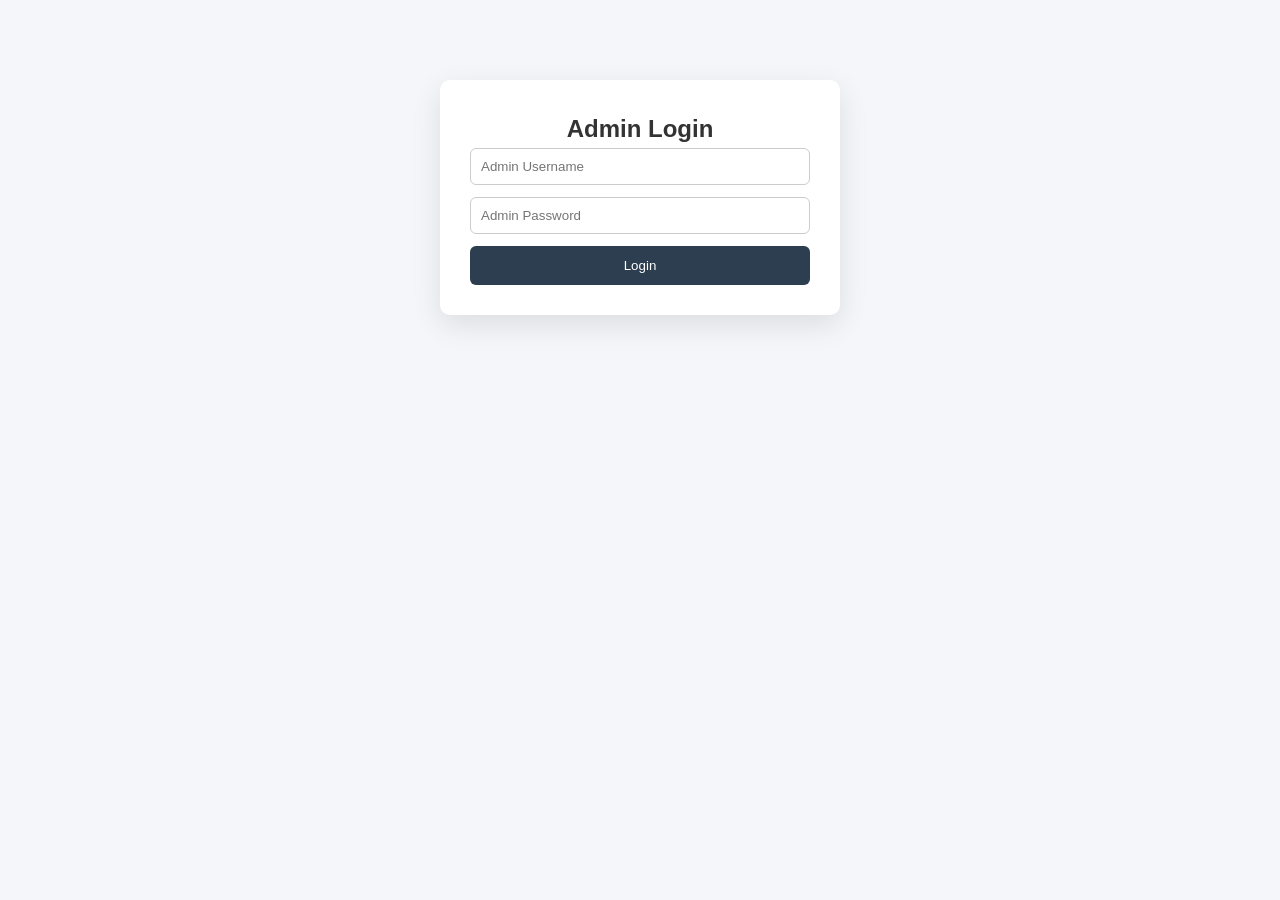
<file: admin.html>
<!DOCTYPE html>
<html lang="en">
<head>
    <meta charset="UTF-8">
    <title>Admin Panel - Mahila Mahila Mahila Engineering College Ajmer</title>
    <meta name="viewport" content="width=device-width, initial-scale=1.0">

    <link rel="stylesheet" href="styles.css">

    <style>
        body { font-family: Arial, sans-serif; background: #f4f6f9; }

        .login-box {
            max-width: 400px;
            margin: 80px auto;
            background: white;
            padding: 30px;
            border-radius: 10px;
            box-shadow: 0 10px 30px rgba(0,0,0,0.1);
            text-align: center;
        }

        input, select, textarea {
            width: 100%;
            padding: 10px;
            margin-bottom: 12px;
            border: 1px solid #ccc;
            border-radius: 6px;
        }

        button {
            width: 100%;
            padding: 12px;
            background: #2c3e50;
            color: white;
            border: none;
            border-radius: 6px;
            cursor: pointer;
        }

        .admin-panel {
            display: none;
            padding: 30px;
        }

        table {
            width: 100%;
            border-collapse: collapse;
            background: #fff;
        }

        th, td {
            padding: 12px;
            border: 1px solid #ddd;
        }

        th {
            background-color: #2c3e50;
            color: white;
        }

        .modal { display: none; position: fixed; inset: 0; background: rgba(0,0,0,0.5); }

        .modal-content {
            background: white;
            width: 400px;
            margin: 80px auto;
            padding: 20px;
            border-radius: 10px;
        }
    </style>
</head>
<body>

<!-- ✅ ADMIN LOGIN -->
<div class="login-box" id="adminLoginBox">
    <h2>Admin Login</h2>
    <input type="text" id="adminUsername" placeholder="Admin Username">
    <input type="password" id="adminPassword" placeholder="Admin Password">
    <button onclick="adminLogin()">Login</button>
</div>

<!-- ✅ ADMIN PANEL (Hidden until login) -->
<div class="admin-panel" id="adminPanel">
    <h1>Admin Dashboard</h1>
    <button onclick="logoutAdmin()">Logout</button>
    <br><br>

    <button onclick="openModal()">➕ Add New Event</button>

    <h2>Event List</h2>
    <table>
        <thead>
            <tr>
                <th>Event Name</th>
                <th>Date</th>
                <th>Category</th>
                <th>Location</th>
                <th>Time</th>
                <th>Description</th>
            </tr>
        </thead>
        <tbody id="eventsTableBody"></tbody>
    </table>
</div>

<!-- ✅ ADD EVENT MODAL -->
<div class="modal" id="eventModal">
    <div class="modal-content">
        <h3>Add New Event</h3>
        <input type="text" id="eventName" placeholder="Event Name">
        <input type="date" id="eventDate">
        <select id="eventCategory">
            <option>Technical</option>
            <option>Cultural</option>
            <option>Sports</option>
            <option>Workshop</option>
        </select>
        <input type="text" id="eventLocation" placeholder="Event Location">
        <input type="text" id="eventTime" placeholder="Time">
        <textarea id="eventDescription" placeholder="Event Description"></textarea>

        <button onclick="saveEvent()">Save Event</button>
        <button onclick="closeModal()">Close</button>
    </div>
</div>

<script>
/* ✅ FIXED ADMIN CREDENTIALS */
const ADMIN_USER = "admin";
const ADMIN_PASS = "admin123";

function adminLogin() {
    const user = document.getElementById("adminUsername").value;
    const pass = document.getElementById("adminPassword").value;

    if (user === ADMIN_USER && pass === ADMIN_PASS) {
        localStorage.setItem("adminLoggedIn", "true");
        showAdminPanel();
    } else {
        alert("Invalid Admin Credentials!");
    }
}

function showAdminPanel() {
    document.getElementById("adminLoginBox").style.display = "none";
    document.getElementById("adminPanel").style.display = "block";
    loadEvents();
}

function logoutAdmin() {
    localStorage.removeItem("adminLoggedIn");
    updateUI();
}

// ✅ Auto check login
if (localStorage.getItem("adminLoggedIn") === "true") {
    showAdminPanel();
}

// ✅ Modal Controls
function openModal() {
    document.getElementById("eventModal").style.display = "block";
}

function closeModal() {
    document.getElementById("eventModal").style.display = "none";
}

/* ✅ SAVE EVENT */
function saveEvent() {
    const event = {
        name: document.getElementById("eventName").value,
        date: document.getElementById("eventDate").value,
        category: document.getElementById("eventCategory").value,
        location: document.getElementById("eventLocation").value,
        time: document.getElementById("eventTime").value,
        description: document.getElementById("eventDescription").value
    };

    if (!event.name || !event.date) {
        alert("Please fill required fields");
        return;
    }

    let events = JSON.parse(localStorage.getItem("events")) || [];
    events.push(event);
    localStorage.setItem("events", JSON.stringify(events));

    closeModal();
    loadEvents();
}

function loadEvents() {
    const tbody = document.getElementById("eventsTableBody");
    tbody.innerHTML = "";

    let events = JSON.parse(localStorage.getItem("events")) || [];

    events.forEach(event => {
        let row = `<tr>
            <td>${event.name}</td>
            <td>${event.date}</td>
            <td>${event.category}</td>
            <td>${event.location}</td>
            <td>${event.time}</td>
            <td>${event.description}</td>
        </tr>`;
        tbody.innerHTML += row;
    });
}
</script>

</body>
</html>
</file>
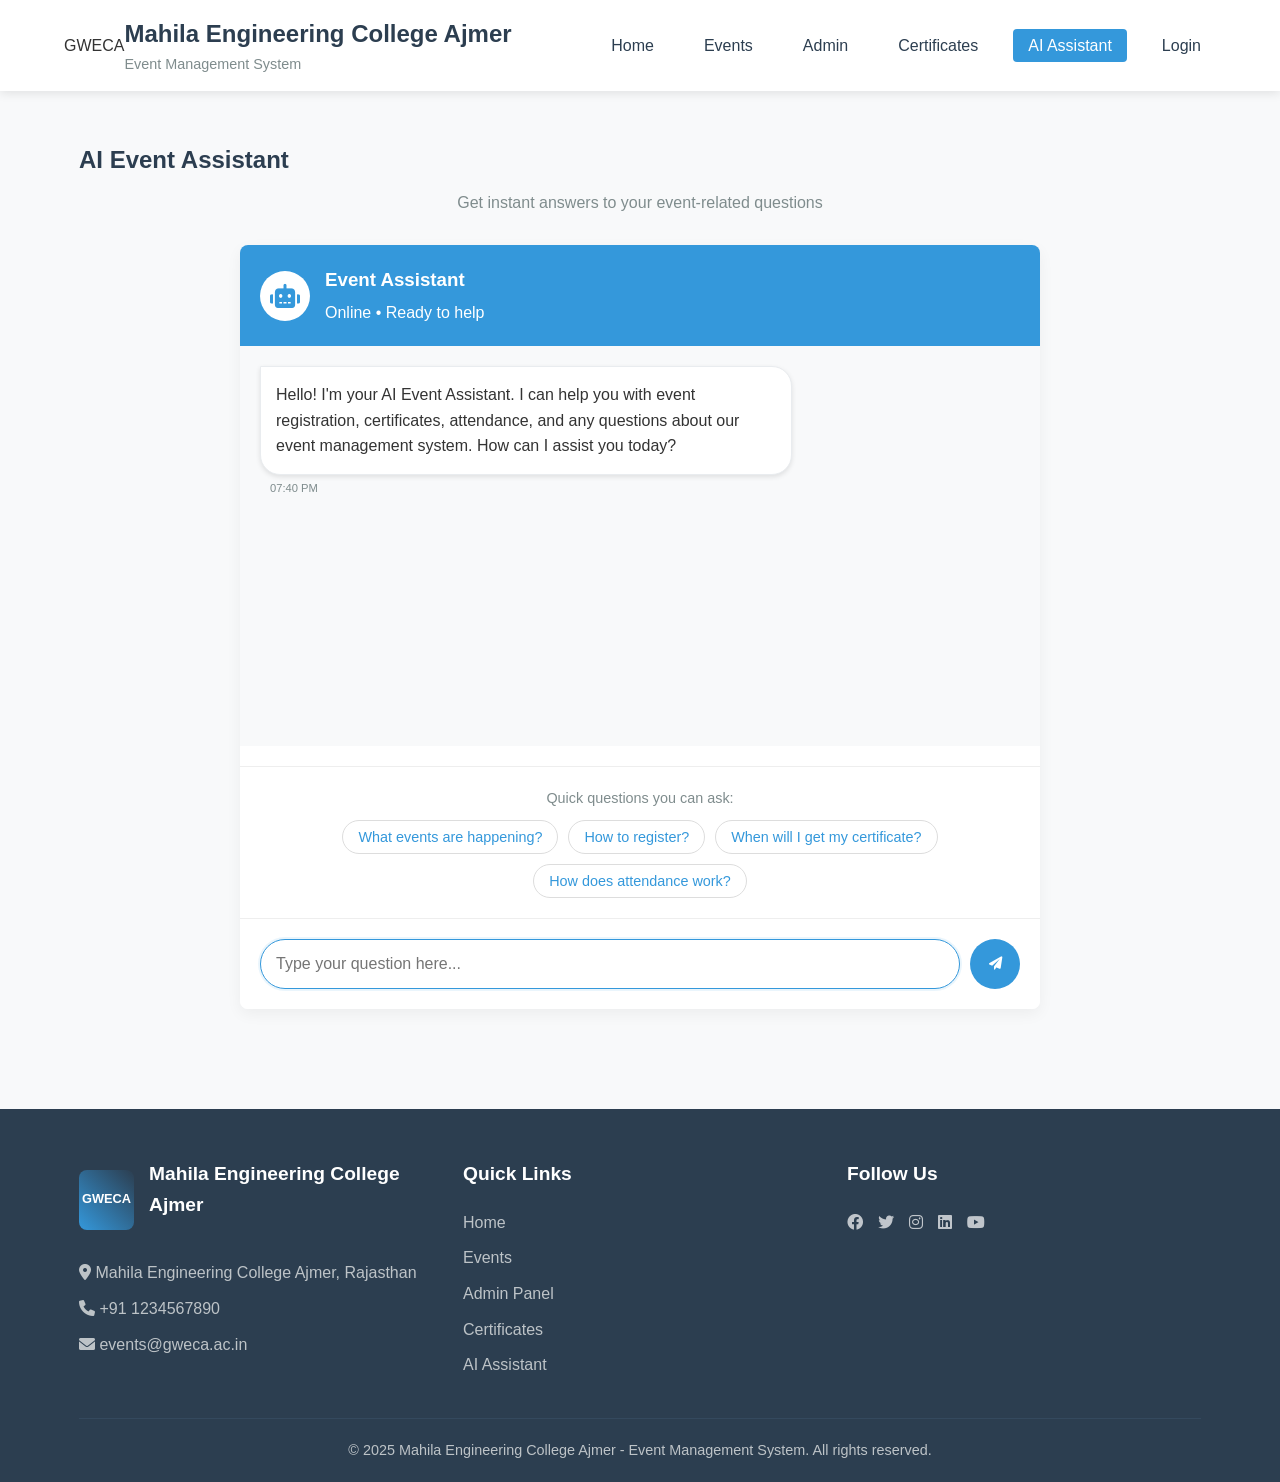
<file: chatbot.html>
<!DOCTYPE html>
<html lang="en">
<head>
    <meta charset="UTF-8">
    <meta name="viewport" content="width=device-width, initial-scale=1.0">
    <title>AI Assistant - College Event Management System</title>
    <link rel="stylesheet" href="styles.css">
    <link href="https://cdnjs.cloudflare.com/ajax/libs/font-awesome/6.0.0/css/all.min.css" rel="stylesheet">
    <style>
        /* Chatbot Specific Styles */
        .chatbot-messages {
            height: 400px;
            padding: 20px;
            overflow-y: auto;
            background-color: #f8f9fa;
            border-radius: 0;
        }

        .message {
            margin-bottom: 20px;
            display: flex;
            flex-direction: column;
            animation: messageSlide 0.3s ease;
        }

        @keyframes messageSlide {
            from {
                opacity: 0;
                transform: translateY(10px);
            }
            to {
                opacity: 1;
                transform: translateY(0);
            }
        }

        .bot-message {
            align-items: flex-start;
        }

        .user-message {
            align-items: flex-end;
        }

        .message-content {
            max-width: 70%;
            padding: 15px;
            border-radius: 20px;
            position: relative;
            box-shadow: 0 2px 5px rgba(0, 0, 0, 0.1);
        }

        .bot-message .message-content {
            background-color: white;
            border-top-left-radius: 0;
            border: 1px solid #e9ecef;
        }

        .user-message .message-content {
            background: linear-gradient(135deg, #3498db, #2980b9);
            color: white;
            border-top-right-radius: 0;
        }

        .message-time {
            font-size: 0.7rem;
            color: #7f8c8d;
            margin-top: 5px;
            padding: 0 10px;
        }

        .quick-questions {
            margin-top: 20px;
            padding: 20px;
            background-color: white;
            border-top: 1px solid #eee;
        }

        .quick-questions p {
            margin-bottom: 10px;
            font-size: 0.9rem;
            color: #7f8c8d;
            text-align: center;
        }

        .quick-buttons {
            display: flex;
            flex-wrap: wrap;
            gap: 10px;
            justify-content: center;
        }

        .quick-btn {
            padding: 8px 15px;
            background-color: white;
            border: 1px solid #ddd;
            border-radius: 20px;
            cursor: pointer;
            font-size: 0.9rem;
            transition: all 0.3s ease;
            color: #3498db;
        }

        .quick-btn:hover {
            background-color: #3498db;
            color: white;
            border-color: #3498db;
            transform: translateY(-2px);
        }

        .chatbot-input {
            display: flex;
            padding: 20px;
            border-top: 1px solid #eee;
            background-color: white;
        }

        .chatbot-input input {
            flex: 1;
            padding: 12px 15px;
            border: 1px solid #ddd;
            border-radius: 30px;
            font-size: 1rem;
            outline: none;
            transition: border-color 0.3s ease;
        }

        .chatbot-input input:focus {
            border-color: #3498db;
            box-shadow: 0 0 0 2px rgba(52, 152, 219, 0.1);
        }

        .chatbot-input button {
            margin-left: 10px;
            width: 50px;
            height: 50px;
            border-radius: 50%;
            display: flex;
            align-items: center;
            justify-content: center;
            transition: all 0.3s ease;
        }

        .chatbot-input button:hover {
            transform: scale(1.05);
        }

        /* Scrollbar styling */
        .chatbot-messages::-webkit-scrollbar {
            width: 6px;
        }

        .chatbot-messages::-webkit-scrollbar-track {
            background: #f1f1f1;
            border-radius: 3px;
        }

        .chatbot-messages::-webkit-scrollbar-thumb {
            background: #c1c1c1;
            border-radius: 3px;
        }

        .chatbot-messages::-webkit-scrollbar-thumb:hover {
            background: #a8a8a8;
        }

        /* Responsive design */
        @media (max-width: 768px) {
            .chatbot-messages {
                height: 350px;
                padding: 15px;
            }
            
            .message-content {
                max-width: 85%;
            }
            
            .quick-buttons {
                flex-direction: column;
            }
            
            .quick-btn {
                text-align: center;
            }
            
            .chatbot-input {
                padding: 15px;
            }
        }

        @media (max-width: 480px) {
            .chatbot-messages {
                height: 300px;
            }
            
            .message-content {
                max-width: 90%;
                padding: 12px;
            }
            
            .chatbot-input input {
                padding: 10px 12px;
            }
            
            .chatbot-input button {
                width: 45px;
                height: 45px;
            }
        }

        .typing-indicator {
            display: flex;
            align-items: center;
            padding: 10px 15px;
        }

        .typing-dots {
            display: flex;
            gap: 4px;
        }

        .typing-dot {
            width: 8px;
            height: 8px;
            background-color: #7f8c8d;
            border-radius: 50%;
            animation: typingAnimation 1.4s infinite ease-in-out;
        }

        .typing-dot:nth-child(1) { animation-delay: -0.32s; }
        .typing-dot:nth-child(2) { animation-delay: -0.16s; }

        @keyframes typingAnimation {
            0%, 80%, 100% { transform: scale(0.8); opacity: 0.5; }
            40% { transform: scale(1); opacity: 1; }
        }
    </style>
</head>
<body>
    <!-- Header -->
    <header>
        <div class="container">
            <div class="logo">
                <div class="https://www.gweca.ac.in/assets/latest_logo-CERg6eCh.png">GWECA</div>
                <div>
                    <h1>Mahila Engineering College Ajmer</h1>
                    <p>Event Management System</p>
                </div>
            </div>
            <nav>
                <ul>
                    <li><a href="index.html">Home</a></li>
                    <li><a href="events.html">Events</a></li>
                    <li><a href="admin.html">Admin</a></li>
                    <li><a href="certificate.html">Certificates</a></li>
                    <li><a href="chatbot.html" class="active">AI Assistant</a></li>
                    <li><a href="login page.html">Login</a></li>
                </ul>
            </nav>
        </div>
    </header>

    <!-- AI Assistant Section -->
    <section class="chatbot-page">
        <div class="container">
            <h1>AI Event Assistant</h1>
            <p class="subtitle">Get instant answers to your event-related questions</p>
            
            <div class="chatbot-container">
                <div class="chatbot-header">
                    <div class="chatbot-avatar">
                        <i class="fas fa-robot"></i>
                    </div>
                    <div class="chatbot-info">
                        <h3>Event Assistant</h3>
                        <p id="botStatus">Online • Ready to help</p>
                    </div>
                </div>
                
                <div class="chatbot-messages" id="chatMessages">
                    <div class="message bot-message">
                        <div class="message-content">
                            <p>Hello! I'm your AI Event Assistant. I can help you with event registration, certificates, attendance, and any questions about our event management system. How can I assist you today?</p>
                        </div>
                        <div class="message-time" id="initialTime">Just now</div>
                    </div>
                </div>
                
                <div class="quick-questions">
                    <p>Quick questions you can ask:</p>
                    <div class="quick-buttons">
                        <button class="quick-btn" data-question="events">What events are happening?</button>
                        <button class="quick-btn" data-question="register">How to register?</button>
                        <button class="quick-btn" data-question="certificate">When will I get my certificate?</button>
                        <button class="quick-btn" data-question="attendance">How does attendance work?</button>
                    </div>
                </div>
                
                <div class="chatbot-input">
                    <input type="text" id="userInput" placeholder="Type your question here...">
                    <button id="sendMessage" class="btn primary">
                        <i class="fas fa-paper-plane"></i>
                    </button>
                </div>
            </div>

            </div>
        </div>
    </section>

    <!-- Footer -->
    <footer>
        <div class="container">
            <div class="footer-content">
                <div class="footer-section">
                    <div class="footer-logo">
                        <div class="logo-placeholder placeholder-small">GWECA</div>
                        <h3>Mahila Engineering College Ajmer</h3>
                    </div>
                    <p><i class="fas fa-map-marker-alt"></i> Mahila Engineering College Ajmer, Rajasthan</p>
                    <p><i class="fas fa-phone"></i> +91 1234567890</p>
                    <p><i class="fas fa-envelope"></i> events@gweca.ac.in</p>
                </div>
                <div class="footer-section">
                    <h3>Quick Links</h3>
                    <ul>
                        <li><a href="index.html">Home</a></li>
                        <li><a href="events.html">Events</a></li>
                        <li><a href="admin.html">Admin Panel</a></li>
                        <li><a href="certificate.html">Certificates</a></li>
                        <li><a href="chatbot.html">AI Assistant</a></li>
                    </ul>
                </div>
                <div class="footer-section">
                    <h3>Follow Us</h3>
                    <div class="social-icons">
                        <span class="icon-btn" style="cursor:default;opacity:0.7;"><i class="fab fa-facebook"></i></span>
                        <span class="icon-btn" style="cursor:default;opacity:0.7;"><i class="fab fa-twitter"></i></span>
                        <span class="icon-btn" style="cursor:default;opacity:0.7;"><i class="fab fa-instagram"></i></span>
                        <span class="icon-btn" style="cursor:default;opacity:0.7;"><i class="fab fa-linkedin"></i></span>
                        <span class="icon-btn" style="cursor:default;opacity:0.7;"><i class="fab fa-youtube"></i></span>
                    </div>
                </div>
            </div>
            <div class="footer-bottom">
                <p>&copy; 2025 Mahila Engineering College Ajmer - Event Management System. All rights reserved.</p>
            </div>
        </div>
    </footer>

    <script>
        // Chatbot functionality
        document.addEventListener('DOMContentLoaded', function() {
            console.log('Chatbot page loaded');
            initializeChatbot();
        });

        function initializeChatbot() {
            console.log('Initializing chatbot...');
            
            var chatMessages = document.getElementById('chatMessages');
            var userInput = document.getElementById('userInput');
            var sendMessageBtn = document.getElementById('sendMessage');
            var quickBtns = document.querySelectorAll('.quick-btn');
            var botStatus = document.getElementById('botStatus');
            
            // Update initial message time
            var initialTime = document.getElementById('initialTime');
            if (initialTime) {
                initialTime.textContent = getCurrentTime();
            }

            // Chatbot knowledge base
            var botKnowledge = {
                'greeting': {
                    patterns: ['hello', 'hi', 'hey', 'good morning', 'good afternoon'],
                    responses: [
                        'Hello! How can I help you with college events today?',
                        'Hi there! Ready to assist you with event management.',
                        'Hey! What would you like to know about our events?'
                    ]
                },
                'events': {
                    patterns: ['events', 'what events', 'upcoming events', 'current events'],
                    responses: [
                        'We have several exciting events coming up:\n\n• Tech Fest 2023 - Nov 15 (Main Auditorium)\n• Cultural Night - Nov 20 (College Ground)\n• Sports Tournament - Nov 25 (Sports Complex)\n\nYou can register for any event from the Events page!',
                        'Current events include:\n\n🎯 Tech Fest - Coding competitions & workshops\n🎭 Cultural Night - Music & dance performances\n⚽ Sports Tournament - Inter-department games\n\nCheck the Events page for details and registration.'
                    ]
                },
                'registration': {
                    patterns: ['register', 'how to register', 'sign up', 'join event'],
                    responses: [
                        'To register for any event:\n\n1. Go to the Events page\n2. Find your preferred event\n3. Click the "Register" button\n4. Login to your account\n5. Confirm registration\n\nYou\'ll receive an email confirmation!',
                        'Event registration is simple:\n\n📝 Browse events on Events page\n✅ Click Register button\n🔐 Login if required\n📧 Get confirmation email\n\nNeed help with specific event registration?'
                    ]
                },
                'certificate': {
                    patterns: ['certificate', 'when certificate', 'get certificate', 'download certificate'],
                    responses: [
                        'Certificates are automatically generated:\n\n⏰ Within 24-48 hours after event\n📄 Available in your Certificates page\n🔗 Includes QR code for verification\n📱 Download as PDF\n\nCheck your Certificates page for status!',
                        'About certificates:\n\n✅ Auto-generated after event completion\n🕒 Ready within 1-2 days\n📲 Download from Certificates section\n🎯 Includes event details & QR code\n\nDelayed? Contact event organizers.'
                    ]
                },
                'attendance': {
                    patterns: ['attendance', 'face recognition', 'mark attendance', 'check in'],
                    responses: [
                        'Face recognition attendance system:\n\n📸 Uses your webcam for check-in\n🔒 Secure identity verification\n⚡ Quick and contactless\n🌤️ Works best in good lighting\n\nMake sure to allow camera access during events!',
                        'Our attendance system:\n\n🤖 AI-powered face recognition\n✅ Real-time verification\n🔐 Prevents proxy attendance\n📱 Easy check-in process\n\nTips: Good lighting, clear face view, stable internet.'
                    ]
                },
                'techfest': {
                    patterns: ['tech fest', 'technical event', 'coding competition'],
                    responses: [
                        'Tech Fest 2023 details:\n\n📅 Date: November 15, 2023\n⏰ Time: 10:00 AM - 4:00 PM\n📍 Location: Main Auditorium\n\nActivities:\n• Coding competitions\n• Robotics demo\n• Tech talks\n• Project exhibition\n• Workshops\n\nRegister now on Events page!'
                    ]
                },
                'cultural': {
                    patterns: ['cultural night', 'cultural event', 'music dance'],
                    responses: [
                        'Cultural Night extravaganza:\n\n📅 Date: November 20, 2023\n⏰ Time: 6:00 PM - 10:00 PM\n📍 Location: College Ground\n\nHighlights:\n• Live music performances\n• Dance competitions\n• Drama shows\n• Food stalls\n• Cultural competitions\n\nDon\'t miss this amazing evening!'
                    ]
                },
                'sports': {
                    patterns: ['sports', 'sports tournament', 'games competition'],
                    responses: [
                        'Sports Tournament 2023:\n\n📅 Date: November 25, 2023\n⏰ Time: 9:00 AM - 5:00 PM\n📍 Location: Sports Complex\n\nGames include:\n• Cricket\n• Football\n• Basketball\n• Athletics\n• Badminton\n• Table Tennis\n\nRepresent your department!'
                    ]
                },
                'contact': {
                    patterns: ['contact', 'help', 'support', 'organizer'],
                    responses: [
                        'You can contact us through:\n\n📧 Email: events@gweca.ac.in\n📞 Phone: +91 1234567890\n🏢 Office: Event Coordination Cell\n📍 Location: College Administration Block\n\nOffice hours: 9 AM - 5 PM (Mon-Sat)'
                    ]
                },
                'default': {
                    responses: [
                        'I can help you with event registration, certificates, attendance, and event details. Could you please rephrase your question?',
                        'I specialize in event management queries. Try asking about events, registration, certificates, or attendance!',
                        'I\'m here to assist with college events. You can ask me about upcoming events, how to register, certificate information, or attendance system.'
                    ]
                }
            };

            function addMessage(message, isUser) {
                var messageDiv = document.createElement('div');
                messageDiv.className = 'message ' + (isUser ? 'user-message' : 'bot-message');
                
                var messageContent = document.createElement('div');
                messageContent.className = 'message-content';
                
                // Convert line breaks to HTML
                var formattedMessage = message.replace(/\n/g, '<br>');
                messageContent.innerHTML = '<p>' + formattedMessage + '</p>';
                
                var messageTime = document.createElement('div');
                messageTime.className = 'message-time';
                messageTime.textContent = getCurrentTime();
                
                messageDiv.appendChild(messageContent);
                messageDiv.appendChild(messageTime);
                chatMessages.appendChild(messageDiv);
                
                // Scroll to bottom
                chatMessages.scrollTop = chatMessages.scrollHeight;
            }

            function showTypingIndicator() {
                var typingDiv = document.createElement('div');
                typingDiv.className = 'message bot-message';
                typingDiv.id = 'typingIndicator';
                
                var typingContent = document.createElement('div');
                typingContent.className = 'message-content typing-indicator';
                typingContent.innerHTML = '<div class="typing-dots"><div class="typing-dot"></div><div class="typing-dot"></div><div class="typing-dot"></div></div>';
                
                typingDiv.appendChild(typingContent);
                chatMessages.appendChild(typingDiv);
                chatMessages.scrollTop = chatMessages.scrollHeight;
            }

            function hideTypingIndicator() {
                var typingIndicator = document.getElementById('typingIndicator');
                if (typingIndicator) {
                    typingIndicator.remove();
                }
            }

            function getCurrentTime() {
                var now = new Date();
                return now.toLocaleTimeString([], {hour: '2-digit', minute: '2-digit'});
            }

            function findBestResponse(userMessage) {
                var lowerMessage = userMessage.toLowerCase().trim();
                
                // Check each category
                for (var category in botKnowledge) {
                    if (category === 'default') continue;
                    
                    var patterns = botKnowledge[category].patterns;
                    for (var i = 0; i < patterns.length; i++) {
                        if (lowerMessage.includes(patterns[i])) {
                            var responses = botKnowledge[category].responses;
                            return responses[Math.floor(Math.random() * responses.length)];
                        }
                    }
                }
                
                // Check specific keywords for better matching
                if (lowerMessage.includes('tech') && lowerMessage.includes('fest')) {
                    return botKnowledge.techfest.responses[0];
                } else if (lowerMessage.includes('cultural')) {
                    return botKnowledge.cultural.responses[0];
                } else if (lowerMessage.includes('sport')) {
                    return botKnowledge.sports.responses[0];
                } else if (lowerMessage.includes('hello') || lowerMessage.includes('hi')) {
                    return botKnowledge.greeting.responses[Math.floor(Math.random() * botKnowledge.greeting.responses.length)];
                } else if (lowerMessage.includes('register')) {
                    return botKnowledge.registration.responses[Math.floor(Math.random() * botKnowledge.registration.responses.length)];
                } else if (lowerMessage.includes('certificate')) {
                    return botKnowledge.certificate.responses[Math.floor(Math.random() * botKnowledge.certificate.responses.length)];
                } else if (lowerMessage.includes('attendance') || lowerMessage.includes('face')) {
                    return botKnowledge.attendance.responses[Math.floor(Math.random() * botKnowledge.attendance.responses.length)];
                } else if (lowerMessage.includes('contact') || lowerMessage.includes('help')) {
                    return botKnowledge.contact.responses[0];
                }
                
                // Default response
                var defaultResponses = botKnowledge.default.responses;
                return defaultResponses[Math.floor(Math.random() * defaultResponses.length)];
            }

            function handleUserMessage(message) {
                if (!message.trim()) return;
                
                console.log('User message:', message);
                addMessage(message, true);
                
                // Show typing indicator
                showTypingIndicator();
                
                // Simulate thinking delay
                setTimeout(function() {
                    hideTypingIndicator();
                    
                    var response = findBestResponse(message);
                    console.log('Bot response:', response);
                    addMessage(response, false);
                    
                    // Update bot status
                    if (botStatus) {
                        botStatus.textContent = 'Online • Last active just now';
                    }
                }, 1500 + Math.random() * 1000);
            }

            // Event listeners
            if (sendMessageBtn) {
                sendMessageBtn.addEventListener('click', function() {
                    var message = userInput.value.trim();
                    if (message) {
                        handleUserMessage(message);
                        userInput.value = '';
                    }
                });
            }

            if (userInput) {
                userInput.addEventListener('keypress', function(e) {
                    if (e.key === 'Enter') {
                        var message = userInput.value.trim();
                        if (message) {
                            handleUserMessage(message);
                            userInput.value = '';
                        }
                    }
                });
            }

            if (quickBtns) {
                for (var i = 0; i < quickBtns.length; i++) {
                    quickBtns[i].addEventListener('click', function() {
                        var questionType = this.getAttribute('data-question');
                        var questions = {
                            'events': 'What events are happening this week?',
                            'register': 'How do I register for an event?',
                            'certificate': 'When will I receive my certificate?',
                            'attendance': 'How does face recognition attendance work?'
                        };
                        handleUserMessage(questions[questionType]);
                    });
                }
            }

            // Auto-focus on input
            if (userInput) {
                setTimeout(function() {
                    userInput.focus();
                }, 1000);
            }

            console.log('Chatbot initialized successfully');
        }

        // Add placeholder logo styles if not in main CSS
        var style = document.createElement('style');
        style.textContent = `
            .logo-placeholder {
                background: linear-gradient(45deg, #3498db, #2c3e50);
                color: white;
                display: flex;
                align-items: center;
                justify-content: center;
                font-weight: bold;
                border-radius: 8px;
            }
            .placeholder-small {
                width: 60px;
                height: 60px;
                font-size: 0.8rem;
            }
        `;
        document.head.appendChild(style);
    </script>
</body>
</html>
</file>
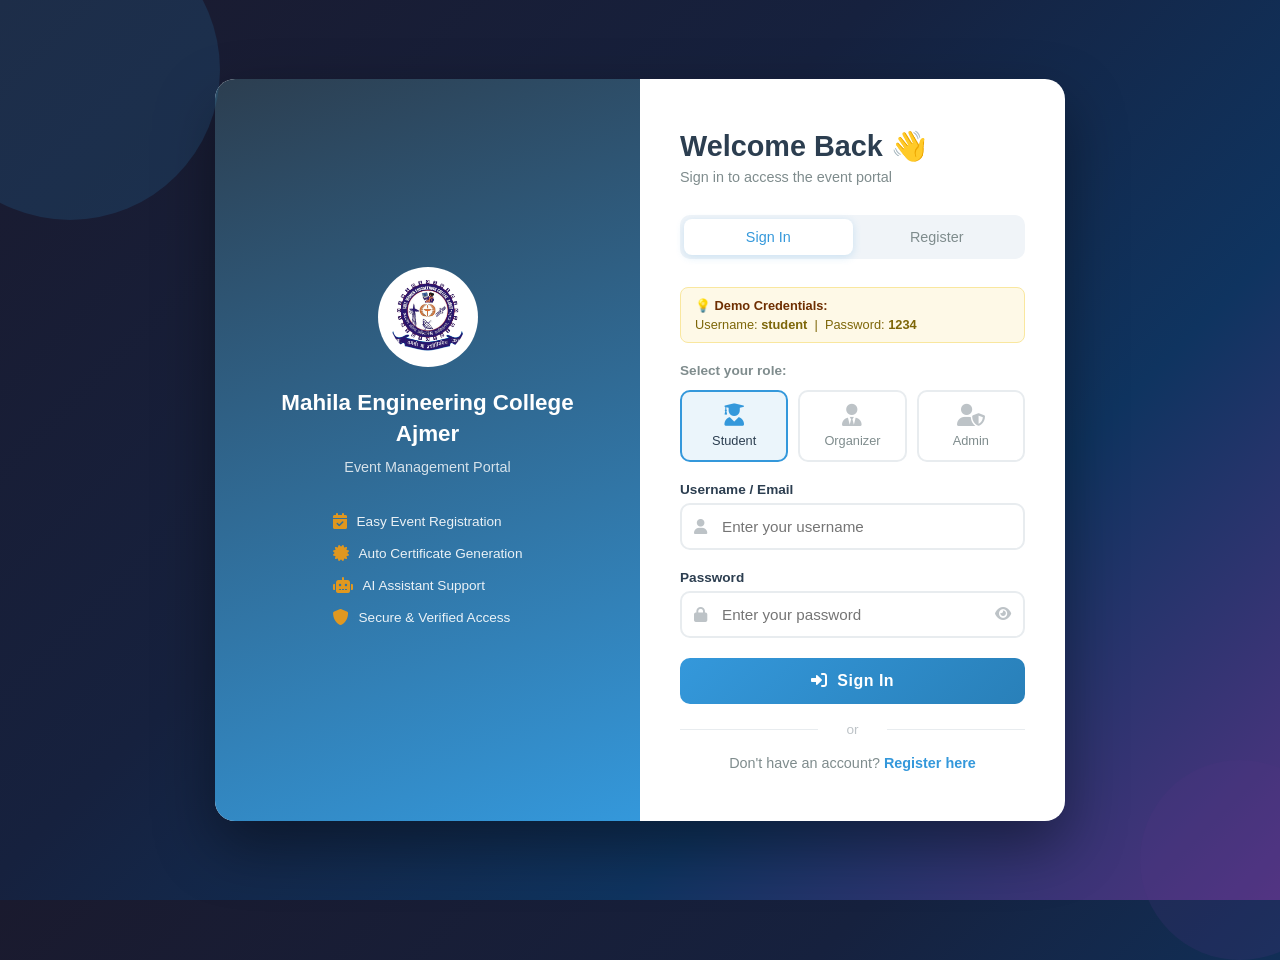
<file: login page.html>
<!DOCTYPE html>
<html lang="en">
<head>
<meta charset="UTF-8" />
<meta name="viewport" content="width=device-width, initial-scale=1.0" />
<title>Login - Mahila Engineering College Ajmer Event Portal</title>
<link href="https://cdnjs.cloudflare.com/ajax/libs/font-awesome/6.0.0/css/all.min.css" rel="stylesheet" />
<style>
  * { margin: 0; padding: 0; box-sizing: border-box; }

  body {
    font-family: 'Segoe UI', Tahoma, Geneva, Verdana, sans-serif;
    background: linear-gradient(135deg, #1a1a2e 0%, #16213e 40%, #0f3460 70%, #533483 100%);
    min-height: 100vh;
    display: flex;
    justify-content: center;
    align-items: center;
    position: relative;
    overflow: hidden;
  }

  /* Animated background circles */
  body::before, body::after {
    content: '';
    position: absolute;
    border-radius: 50%;
    animation: float 8s ease-in-out infinite;
  }
  body::before {
    width: 300px; height: 300px;
    background: rgba(52, 152, 219, 0.15);
    top: -80px; left: -80px;
  }
  body::after {
    width: 200px; height: 200px;
    background: rgba(83, 52, 131, 0.2);
    bottom: -60px; right: -60px;
    animation-delay: -4s;
  }

  @keyframes float {
    0%, 100% { transform: translateY(0px) rotate(0deg); }
    50% { transform: translateY(-20px) rotate(180deg); }
  }

  .login-container {
    display: flex;
    background: white;
    border-radius: 20px;
    box-shadow: 0 25px 60px rgba(0,0,0,0.4);
    overflow: hidden;
    width: 850px;
    max-width: 95vw;
    animation: slideUp 0.6s ease;
  }

  @keyframes slideUp {
    from { opacity: 0; transform: translateY(40px); }
    to   { opacity: 1; transform: translateY(0); }
  }

  /* Left panel */
  .login-banner {
    background: linear-gradient(160deg, #2c3e50, #3498db);
    color: white;
    padding: 50px 40px;
    display: flex;
    flex-direction: column;
    justify-content: center;
    align-items: center;
    text-align: center;
    flex: 1;
  }

  .login-banner img {
    width: 100px; height: 100px;
    object-fit: contain;
    border-radius: 50%;
    border: 3px solid rgba(255,255,255,0.4);
    margin-bottom: 20px;
    background: white;
    padding: 8px;
  }

  .login-banner h2 { font-size: 1.4rem; margin-bottom: 10px; line-height: 1.4; }
  .login-banner p { font-size: 0.9rem; opacity: 0.8; margin-bottom: 30px; }

  .banner-features { list-style: none; text-align: left; }
  .banner-features li {
    padding: 8px 0;
    font-size: 0.85rem;
    opacity: 0.9;
    display: flex;
    align-items: center;
    gap: 10px;
  }
  .banner-features li i { color: #f39c12; font-size: 1rem; }

  /* Right panel - form */
  .form-panel {
    padding: 50px 40px;
    flex: 1;
    display: flex;
    flex-direction: column;
    justify-content: center;
  }

  .form-panel h2 {
    font-size: 1.8rem;
    color: #2c3e50;
    margin-bottom: 6px;
  }
  .form-panel .subtitle {
    color: #7f8c8d;
    font-size: 0.9rem;
    margin-bottom: 30px;
  }

  .tabs {
    display: flex;
    background: #f0f4f8;
    border-radius: 10px;
    padding: 4px;
    margin-bottom: 28px;
  }
  .tab-btn {
    flex: 1;
    padding: 10px;
    border: none;
    background: transparent;
    border-radius: 8px;
    font-size: 0.9rem;
    color: #7f8c8d;
    cursor: pointer;
    transition: all 0.3s;
    font-weight: 500;
  }
  .tab-btn.active {
    background: white;
    color: #3498db;
    box-shadow: 0 2px 8px rgba(52,152,219,0.2);
  }

  .form-group {
    position: relative;
    margin-bottom: 20px;
  }
  .form-group label {
    display: block;
    font-size: 0.85rem;
    font-weight: 600;
    color: #2c3e50;
    margin-bottom: 6px;
  }
  .input-wrapper {
    position: relative;
    display: flex;
    align-items: center;
  }
  .input-wrapper i.prefix {
    position: absolute;
    left: 14px;
    color: #bdc3c7;
    font-size: 0.95rem;
    pointer-events: none;
  }
  .input-wrapper input,
  .input-wrapper select {
    width: 100%;
    padding: 13px 14px 13px 40px;
    border: 2px solid #e8ecef;
    border-radius: 10px;
    font-size: 0.95rem;
    color: #2c3e50;
    transition: all 0.3s;
    outline: none;
    appearance: none;
    background: white;
  }
  .input-wrapper input:focus,
  .input-wrapper select:focus {
    border-color: #3498db;
    box-shadow: 0 0 0 4px rgba(52,152,219,0.12);
  }
  .input-wrapper .toggle-pass {
    position: absolute;
    right: 14px;
    color: #bdc3c7;
    cursor: pointer;
    font-size: 0.9rem;
    transition: color 0.3s;
  }
  .input-wrapper .toggle-pass:hover { color: #3498db; }

  /* Role selector */
  .role-selector {
    display: flex;
    gap: 10px;
    margin-bottom: 20px;
  }
  .role-card {
    flex: 1;
    padding: 12px 8px;
    border: 2px solid #e8ecef;
    border-radius: 10px;
    text-align: center;
    cursor: pointer;
    transition: all 0.3s;
    font-size: 0.8rem;
    color: #7f8c8d;
  }
  .role-card i { display: block; font-size: 1.4rem; margin-bottom: 6px; color: #bdc3c7; transition: color 0.3s; }
  .role-card:hover, .role-card.active {
    border-color: #3498db;
    background: #ebf5fb;
    color: #2c3e50;
  }
  .role-card:hover i, .role-card.active i { color: #3498db; }

  .login-btn {
    width: 100%;
    padding: 14px;
    background: linear-gradient(135deg, #3498db, #2980b9);
    color: white;
    border: none;
    border-radius: 10px;
    font-size: 1rem;
    font-weight: 600;
    cursor: pointer;
    transition: all 0.3s;
    letter-spacing: 0.5px;
    position: relative;
    overflow: hidden;
  }
  .login-btn:hover {
    background: linear-gradient(135deg, #2980b9, #1a5276);
    transform: translateY(-1px);
    box-shadow: 0 6px 20px rgba(52,152,219,0.4);
  }
  .login-btn:active { transform: translateY(0); }

  .divider {
    text-align: center;
    color: #bdc3c7;
    font-size: 0.85rem;
    margin: 18px 0;
    position: relative;
  }
  .divider::before, .divider::after {
    content: '';
    position: absolute;
    top: 50%;
    width: 40%;
    height: 1px;
    background: #e8ecef;
  }
  .divider::before { left: 0; }
  .divider::after { right: 0; }

  .register-link {
    text-align: center;
    font-size: 0.9rem;
    color: #7f8c8d;
  }
  .register-link a { color: #3498db; font-weight: 600; text-decoration: none; }
  .register-link a:hover { text-decoration: underline; }

  .alert {
    padding: 12px 16px;
    border-radius: 8px;
    font-size: 0.88rem;
    margin-bottom: 16px;
    display: none;
    align-items: center;
    gap: 10px;
  }
  .alert.error   { background: #fdedec; color: #c0392b; border: 1px solid #f1948a; }
  .alert.success { background: #eafaf1; color: #1e8449; border: 1px solid #82e0aa; }
  .alert.show { display: flex; }

  /* Quick demo credentials */
  .demo-creds {
    background: #fef9e7;
    border: 1px solid #f9e79f;
    border-radius: 8px;
    padding: 10px 14px;
    font-size: 0.8rem;
    color: #7d6608;
    margin-bottom: 20px;
  }
  .demo-creds strong { display: block; margin-bottom: 4px; color: #6e2f02; }

  @media (max-width: 640px) {
    .login-banner { display: none; }
    .form-panel { padding: 40px 28px; }
    .login-container { width: 100%; border-radius: 0; min-height: 100vh; }
  }
</style>
</head>
<body>

<div class="login-container">
  <!-- Left Banner -->
  <div class="login-banner">
    <img src="gweca-logo.png" alt="MECA Logo" onerror="this.src='https://via.placeholder.com/100x100/3498db/ffffff?text=MECA'" />
    <h2>Mahila Engineering College Ajmer</h2>
    <p>Event Management Portal</p>
    <ul class="banner-features">
      <li><i class="fas fa-calendar-check"></i> Easy Event Registration</li>
      <li><i class="fas fa-certificate"></i> Auto Certificate Generation</li>
      <li><i class="fas fa-robot"></i> AI Assistant Support</li>
      <li><i class="fas fa-shield-alt"></i> Secure &amp; Verified Access</li>
    </ul>
  </div>

  <!-- Right Form Panel -->
  <div class="form-panel">
    <h2>Welcome Back 👋</h2>
    <p class="subtitle">Sign in to access the event portal</p>

    <!-- Tabs -->
    <div class="tabs">
      <button class="tab-btn active" onclick="switchTab('login', this)">Sign In</button>
      <button class="tab-btn" onclick="switchTab('register', this)">Register</button>
    </div>

    <!-- Alert -->
    <div class="alert error" id="alertBox"><i class="fas fa-exclamation-circle"></i><span id="alertMsg"></span></div>

    <!-- LOGIN FORM -->
    <div id="loginSection">
      <div class="demo-creds">
        <strong>💡 Demo Credentials:</strong>
        Username: <b>student</b> &nbsp;|&nbsp; Password: <b>1234</b>
      </div>

      <p style="font-size:0.85rem; color:#7f8c8d; margin-bottom:12px; font-weight:600;">Select your role:</p>
      <div class="role-selector">
        <div class="role-card active" onclick="selectRole('student', this)">
          <i class="fas fa-user-graduate"></i>Student
        </div>
        <div class="role-card" onclick="selectRole('organizer', this)">
          <i class="fas fa-user-tie"></i>Organizer
        </div>
        <div class="role-card" onclick="selectRole('admin', this)">
          <i class="fas fa-user-shield"></i>Admin
        </div>
      </div>

      <form id="loginForm" onsubmit="handleLogin(event)">
        <input type="hidden" id="selectedRole" value="student" />
        <div class="form-group">
          <label for="loginName">Username / Email</label>
          <div class="input-wrapper">
            <i class="fas fa-user prefix"></i>
            <input type="text" id="loginName" placeholder="Enter your username" required />
          </div>
        </div>
        <div class="form-group">
          <label for="loginPassword">Password</label>
          <div class="input-wrapper">
            <i class="fas fa-lock prefix"></i>
            <input type="password" id="loginPassword" placeholder="Enter your password" required />
            <i class="fas fa-eye toggle-pass" onclick="togglePassword('loginPassword', this)"></i>
          </div>
        </div>
        <button type="submit" class="login-btn">
          <i class="fas fa-sign-in-alt"></i> &nbsp;Sign In
        </button>
      </form>
      <div class="divider">or</div>
      <div class="register-link">Don't have an account? <a href="#" onclick="switchTab('register', document.querySelectorAll('.tab-btn')[1])">Register here</a></div>
    </div>

    <!-- REGISTER FORM -->
    <div id="registerSection" style="display:none;">
      <form id="registerForm" onsubmit="handleRegister(event)">
        <div class="form-group">
          <label for="regName">Full Name</label>
          <div class="input-wrapper">
            <i class="fas fa-user prefix"></i>
            <input type="text" id="regName" placeholder="Your full name" required />
          </div>
        </div>
        <div class="form-group">
          <label for="regEmail">Email</label>
          <div class="input-wrapper">
            <i class="fas fa-envelope prefix"></i>
            <input type="email" id="regEmail" placeholder="your@email.com" required />
          </div>
        </div>
        <div class="form-group">
          <label for="regPass">Password</label>
          <div class="input-wrapper">
            <i class="fas fa-lock prefix"></i>
            <input type="password" id="regPass" placeholder="Create a password" required />
            <i class="fas fa-eye toggle-pass" onclick="togglePassword('regPass', this)"></i>
          </div>
        </div>
        <button type="submit" class="login-btn" style="background:linear-gradient(135deg,#27ae60,#1e8449);">
          <i class="fas fa-user-plus"></i> &nbsp;Create Account
        </button>
      </form>
      <div class="divider">or</div>
      <div class="register-link">Already have an account? <a href="#" onclick="switchTab('login', document.querySelectorAll('.tab-btn')[0])">Sign in</a></div>
    </div>
  </div>
</div>

<script>
  let selectedRole = 'student';

  function switchTab(tab, btn) {
    document.querySelectorAll('.tab-btn').forEach(b => b.classList.remove('active'));
    btn.classList.add('active');
    document.getElementById('loginSection').style.display = tab === 'login' ? 'block' : 'none';
    document.getElementById('registerSection').style.display = tab === 'register' ? 'block' : 'none';
    hideAlert();
  }

  function selectRole(role, card) {
    document.querySelectorAll('.role-card').forEach(c => c.classList.remove('active'));
    card.classList.add('active');
    selectedRole = role;
    document.getElementById('selectedRole').value = role;
  }

  function togglePassword(id, icon) {
    const inp = document.getElementById(id);
    if (inp.type === 'password') {
      inp.type = 'text';
      icon.classList.replace('fa-eye', 'fa-eye-slash');
    } else {
      inp.type = 'password';
      icon.classList.replace('fa-eye-slash', 'fa-eye');
    }
  }

  function showAlert(msg, type='error') {
    const box = document.getElementById('alertBox');
    document.getElementById('alertMsg').textContent = msg;
    box.className = 'alert ' + type + ' show';
  }
  function hideAlert() {
    document.getElementById('alertBox').className = 'alert error';
  }

  function handleLogin(e) {
    e.preventDefault();
    const name = document.getElementById('loginName').value.trim();
    const pass = document.getElementById('loginPassword').value;

    const savedName = localStorage.getItem('registeredUser');
    const savedPass = localStorage.getItem('registeredPass');

    // Accept demo or registered user
    if ((name === 'student' && pass === '1234') ||
        (name === savedName && pass === savedPass) ||
        (name === 'admin' && pass === 'admin123') ||
        (name === 'organizer' && pass === 'org123')) {
      localStorage.setItem('loggedInUser', name);
      showAlert('Login successful! Redirecting...', 'success');
      setTimeout(() => { window.location.href = 'index.html'; }, 1200);
    } else {
      showAlert('Invalid username or password. Try demo: student / 1234');
    }
  }

  function handleRegister(e) {
    e.preventDefault();
    const name = document.getElementById('regName').value.trim();
    const email = document.getElementById('regEmail').value.trim();
    const pass = document.getElementById('regPass').value;
    if (pass.length < 4) { showAlert('Password must be at least 4 characters.'); return; }
    localStorage.setItem('registeredUser', name);
    localStorage.setItem('registeredPass', pass);
    localStorage.setItem('registeredEmail', email);
    showAlert('Account created! You can now sign in.', 'success');
    setTimeout(() => switchTab('login', document.querySelectorAll('.tab-btn')[0]), 1500);
  }
</script>

</body>
</html>
</file>
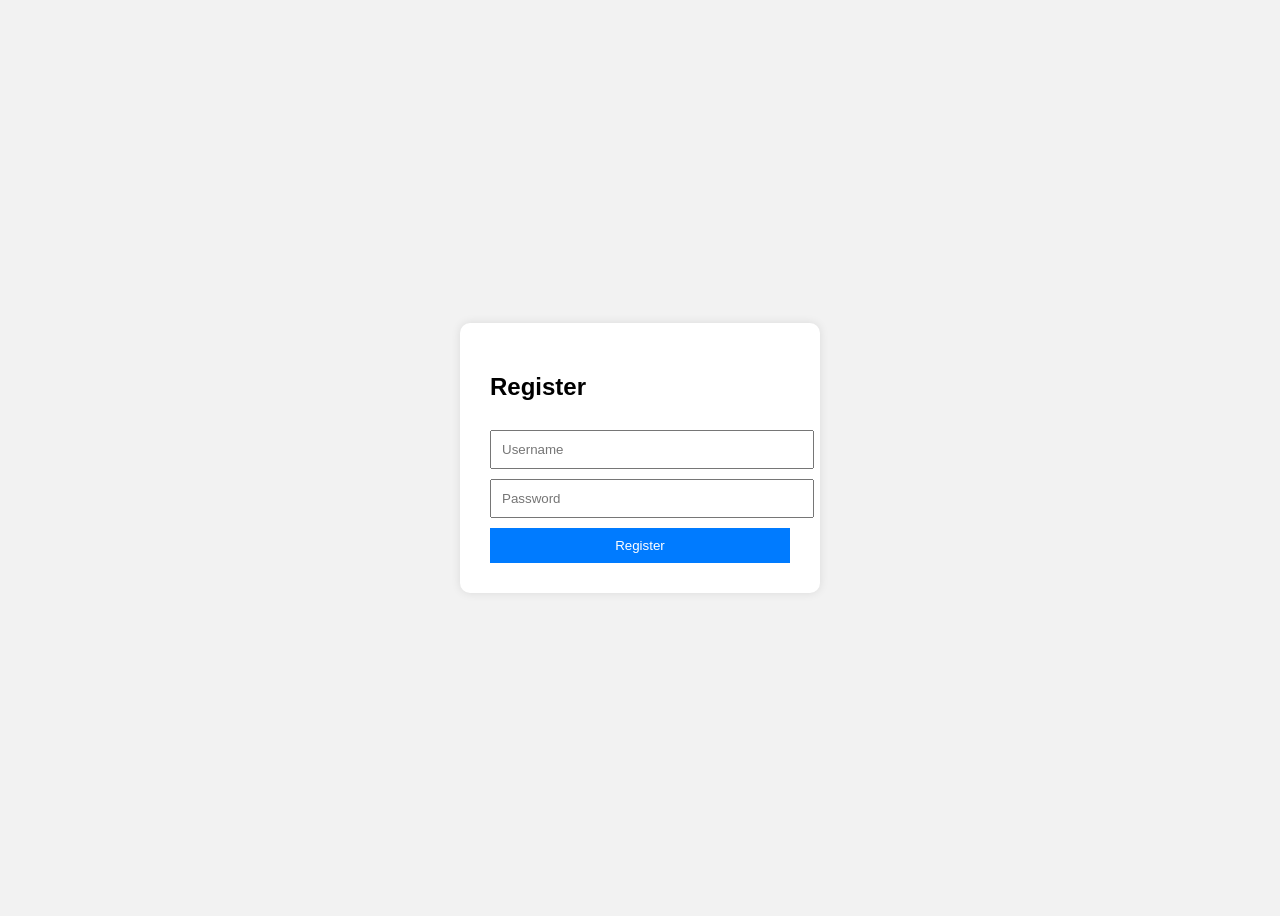
<file: register.html>
<!doctype html>
<html>
  <head>
    <title>Register</title>
    <style>
      body {
        font-family: Arial;
        display: flex;
        justify-content: center;
        align-items: center;
        height: 100vh;
        background: #f2f2f2;
      }
      .box {
        background: white;
        padding: 30px;
        border-radius: 10px;
        box-shadow: 0 0 10px rgba(0, 0, 0, 0.1);
        width: 300px;
      }
      input,
      button {
        width: 100%;
        padding: 10px;
        margin-top: 10px;
      }
      button {
        background: #007bff;
        color: white;
        border: none;
        cursor: pointer;
      }
    </style>
  </head>
  <body>
    <div class="box">
      <h2>Register</h2>
      <form id="registerForm">
        <input type="text" id="regName" placeholder="Username" required />
        <input type="password" id="regPass" placeholder="Password" required />
        <button type="submit">Register</button>
      </form>
    </div>

    <script>
      document
        .getElementById("registerForm")
        .addEventListener("submit", function (e) {
          e.preventDefault();

          const username = document.getElementById("regName").value;
          const password = document.getElementById("regPass").value;

          localStorage.setItem("registeredUser", username);
          localStorage.setItem("registeredPass", password);

          alert("Registration successful!");
          window.location.href = "login page.html";
        });
    </script>
  </body>
</html>
</file>
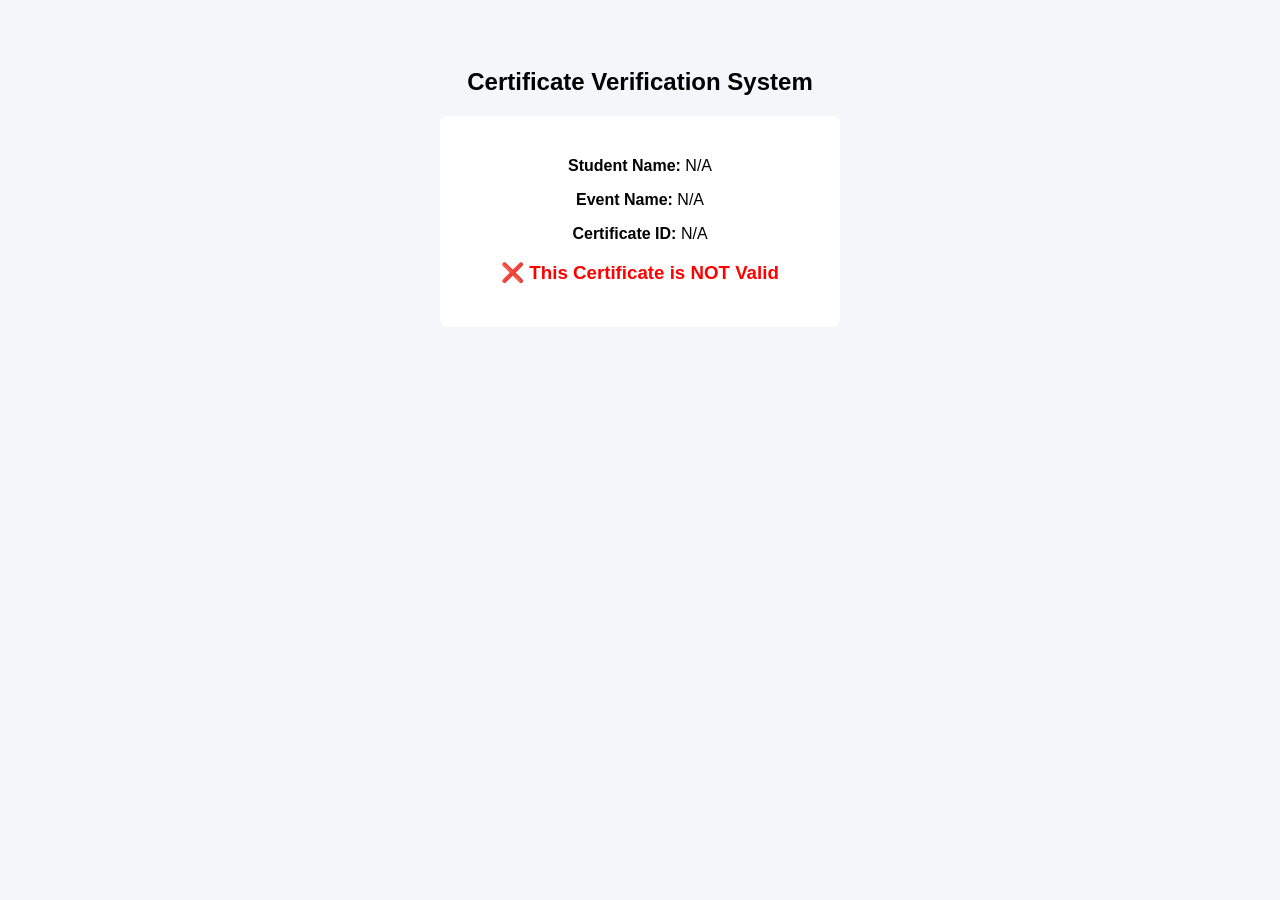
<file: verify.html>
<!DOCTYPE html>
<html>
<head>
    <title>Certificate Verification</title>
    <meta charset="UTF-8">
</head>
<body style="font-family:Arial; background:#f4f6f9; text-align:center; padding:40px;">

<h2>Certificate Verification System</h2>

<div style="background:white; padding:25px; border-radius:8px; display:inline-block; min-width:350px;">
    <p><b>Student Name:</b> <span id="sname"></span></p>
    <p><b>Event Name:</b> <span id="sevent"></span></p>
    <p><b>Certificate ID:</b> <span id="sid"></span></p>
    <h3 id="status"></h3>
</div>

<script>
    const params = new URLSearchParams(window.location.search);
    const name = params.get("name");
    const event = params.get("event");
    const id = params.get("id");

    document.getElementById("sname").innerText = name || "N/A";
    document.getElementById("sevent").innerText = event || "N/A";
    document.getElementById("sid").innerText = id || "N/A";

    const records = JSON.parse(localStorage.getItem("certificates")) || [];

    const match = records.find(rec => rec.id === id && rec.name === name && rec.event === event);

    if (match) {
        document.getElementById("status").innerHTML = "✅ This Certificate is Authentic";
        document.getElementById("status").style.color = "green";
    } else {
        document.getElementById("status").innerHTML = "❌ This Certificate is NOT Valid";
        document.getElementById("status").style.color = "red";
    }
</script>

</body>
</html>
</file>
<file: styles.css>
/* Global Styles */
* {
    margin: 0;
    padding: 0;
    box-sizing: border-box;
}

body {
    font-family: 'Segoe UI', Tahoma, Geneva, Verdana, sans-serif;
    line-height: 1.6;
    color: #333;
    background-color: #f8f9fa;
}

.container {
    width: 90%;
    max-width: 1200px;
    margin: 0 auto;
    padding: 0 15px;
}

/* Header */
header {
    background-color: #fff;
    box-shadow: 0 2px 10px rgba(0, 0, 0, 0.1);
    position: sticky;
    top: 0;
    z-index: 1000;
}

header .container {
    display: flex;
    justify-content: space-between;
    align-items: center;
    padding: 15px 0;
}

.logo {
    display: flex;
    align-items: center;
}

.logo img {
    height: 60px;
    margin-right: 15px;
}

.logo h1 {
    font-size: 1.5rem;
    color: #2c3e50;
}

.logo p {
    font-size: 0.9rem;
    color: #7f8c8d;
}

nav ul {
    display: flex;
    list-style: none;
}

nav ul li {
    margin-left: 20px;
}

nav ul li a {
    text-decoration: none;
    color: #2c3e50;
    font-weight: 500;
    padding: 8px 15px;
    border-radius: 4px;
    transition: all 0.3s ease;
}

nav ul li a:hover,
nav ul li a.active {
    background-color: #3498db;
    color: white;
}

/* Buttons */
.btn {
    display: inline-block;
    padding: 10px 20px;
    background-color: #3498db;
    color: white;
    text-decoration: none;
    border-radius: 4px;
    border: none;
    cursor: pointer;
    font-weight: 500;
    transition: all 0.3s ease;
}

.btn:hover {
    background-color: #2980b9;
    transform: translateY(-2px);
}

.btn.primary {
    background-color: #3498db;
}

.btn.secondary {
    background-color: #2ecc71;
}

.btn.secondary:hover {
    background-color: #27ae60;
}

.btn.small {
    padding: 8px 15px;
    font-size: 0.9rem;
}

.btn.danger {
    background-color: #e74c3c;
}

.btn.danger:hover {
    background-color: #c0392b;
}

/* Hero Section */
.hero {
    background: linear-gradient(135deg, #3498db, #2c3e50);
    color: white;
    padding: 80px 0;
    text-align: center;
}

.hero h1 {
    font-size: 2.5rem;
    margin-bottom: 20px;
}

.hero p {
    font-size: 1.2rem;
    margin-bottom: 30px;
    max-width: 700px;
    margin-left: auto;
    margin-right: auto;
}

.cta-buttons {
    display: flex;
    justify-content: center;
    gap: 15px;
}

/* Hero Logo */
.hero-content {
    text-align: center;
}

.hero-logo {
    margin-bottom: 20px;
}

.hero-logo img {
    width: 150px;
    height: 150px;
    border-radius: 50%;
    border: 5px solid white;
    box-shadow: 0 5px 15px rgba(0, 0, 0, 0.2);
}

/* Partners Section */
.partners {
    background-color: #f8f9fa;
    padding: 40px 0;
    text-align: center;
}

.partners h3 {
    margin-bottom: 20px;
    color: #7f8c8d;
    font-weight: 500;
}

.partner-logos {
    display: flex;
    justify-content: center;
    align-items: center;
    gap: 40px;
    flex-wrap: wrap;
}

.partner-logos img {
    height: 60px;
    opacity: 0.7;
    transition: opacity 0.3s ease;
}

.partner-logos img:hover {
    opacity: 1;
}

/* Features Section */
.features {
    padding: 80px 0;
    background-color: white;
}

.features h2 {
    text-align: center;
    margin-bottom: 50px;
    font-size: 2rem;
    color: #2c3e50;
}

.feature-grid {
    display: grid;
    grid-template-columns: repeat(auto-fit, minmax(300px, 1fr));
    gap: 30px;
}

.feature-card {
    background-color: #f8f9fa;
    padding: 30px;
    border-radius: 8px;
    text-align: center;
    box-shadow: 0 5px 15px rgba(0, 0, 0, 0.05);
    transition: transform 0.3s ease;
}

.feature-card:hover {
    transform: translateY(-10px);
}

/* Feature Icons */
.feature-icon {
    margin-bottom: 20px;
}

.feature-icon img {
    width: 80px;
    height: 80px;
    border-radius: 50%;
    background-color: #e8f4fd;
    padding: 15px;
}

.feature-card h3 {
    margin-bottom: 15px;
    color: #2c3e50;
}

/* Upcoming Events */
.upcoming-events {
    padding: 80px 0;
    background-color: #f8f9fa;
}

.upcoming-events h2 {
    text-align: center;
    margin-bottom: 50px;
    font-size: 2rem;
    color: #2c3e50;
}

/* Department Logos */
.department-logos {
    display: flex;
    justify-content: center;
    gap: 30px;
    margin-bottom: 40px;
    flex-wrap: wrap;
}

.dept-logo {
    display: flex;
    flex-direction: column;
    align-items: center;
    gap: 10px;
}

.dept-logo img {
    width: 60px;
    height: 60px;
    border-radius: 50%;
    background-color: #3498db;
    padding: 10px;
}

.dept-logo span {
    font-size: 0.9rem;
    color: #7f8c8d;
    font-weight: 500;
}

.events-grid {
    display: grid;
    grid-template-columns: repeat(auto-fit, minmax(300px, 1fr));
    gap: 30px;
    margin-bottom: 40px;
}

.event-card {
    background-color: white;
    border-radius: 8px;
    overflow: hidden;
    box-shadow: 0 5px 15px rgba(0, 0, 0, 0.05);
    display: flex;
}

.event-date {
    background-color: #3498db;
    color: white;
    padding: 15px;
    display: flex;
    flex-direction: column;
    align-items: center;
    justify-content: center;
    min-width: 80px;
}

.event-date .day {
    font-size: 1.8rem;
    font-weight: bold;
}

.event-date .month {
    font-size: 0.9rem;
}

.event-info {
    padding: 20px;
    flex: 1;
}

/* Event Department */
.event-dept {
    display: flex;
    align-items: center;
    gap: 10px;
    margin-bottom: 10px;
}

.event-dept img {
    width: 30px;
    height: 30px;
    border-radius: 50%;
}

.event-dept span {
    font-size: 0.8rem;
    color: #3498db;
    font-weight: 500;
}

.event-info h3 {
    margin-bottom: 10px;
    color: #2c3e50;
}

.event-info p {
    margin-bottom: 8px;
    color: #7f8c8d;
    font-size: 0.9rem;
}

.event-info i {
    margin-right: 5px;
    color: #3498db;
}

.view-all {
    text-align: center;
}

/* Team Section */
.team {
    padding: 80px 0;
    background-color: white;
}

.team h2 {
    text-align: center;
    margin-bottom: 50px;
    font-size: 2rem;
    color: #2c3e50;
}

.team-grid {
    display: grid;
    grid-template-columns: repeat(auto-fit, minmax(250px, 1fr));
    gap: 30px;
}

.team-member {
    text-align: center;
    padding: 30px 20px;
    background-color: #f8f9fa;
    border-radius: 8px;
    box-shadow: 0 5px 15px rgba(0, 0, 0, 0.05);
}

/* Team Member Images */
.member-img {
    width: 150px;
    height: 150px;
    border-radius: 50%;
    overflow: hidden;
    margin: 0 auto 20px;
    border: 5px solid #3498db;
}

.member-img img {
    width: 100%;
    height: 100%;
    object-fit: cover;
}

.team-member h3 {
    margin-bottom: 10px;
    color: #2c3e50;
}

.team-member p {
    color: #7f8c8d;
    margin-bottom: 5px;
}

.member-contact {
    display: flex;
    justify-content: center;
    gap: 10px;
    margin-top: 15px;
}

.member-contact a {
    display: inline-flex;
    align-items: center;
    justify-content: center;
    width: 35px;
    height: 35px;
    background-color: #3498db;
    color: white;
    border-radius: 50%;
    text-decoration: none;
    transition: all 0.3s ease;
}

.member-contact a:hover {
    background-color: #2980b9;
    transform: translateY(-3px);
}

/* Footer */
footer {
    background-color: #2c3e50;
    color: white;
    padding: 50px 0 20px;
}

.footer-content {
    display: grid;
    grid-template-columns: repeat(auto-fit, minmax(250px, 1fr));
    gap: 30px;
    margin-bottom: 30px;
}

/* Footer Logo */
.footer-logo {
    display: flex;
    align-items: center;
    gap: 15px;
    margin-bottom: 20px;
}

.footer-logo img {
    width: 50px;
    height: 50px;
}

.footer-logo h3 {
    margin: 0;
    color: white;
}

.footer-section h3 {
    margin-bottom: 20px;
    font-size: 1.2rem;
}

.footer-section p,
.footer-section li {
    margin-bottom: 10px;
    color: #bdc3c7;
}

.footer-section ul {
    list-style: none;
}

.footer-section a {
    color: #bdc3c7;
    text-decoration: none;
    transition: color 0.3s ease;
}

.footer-section a:hover {
    color: #3498db;
}

.social-icons {
    display: flex;
    gap: 15px;
}

.social-icons a {
    display: inline-flex;
    align-items: center;
    justify-content: center;
    width: 40px;
    height: 40px;
    background-color: #34495e;
    border-radius: 50%;
    transition: all 0.3s ease;
}

.social-icons a:hover {
    background-color: #3498db;
    transform: translateY(-3px);
}

/* Accreditation Logos */
.accreditation-logos {
    display: flex;
    gap: 15px;
    margin-top: 20px;
    flex-wrap: wrap;
}

.accreditation-logos img {
    height: 40px;
    opacity: 0.8;
    transition: opacity 0.3s ease;
}

.accreditation-logos img:hover {
    opacity: 1;
}

.footer-bottom {
    text-align: center;
    padding-top: 20px;
    border-top: 1px solid #34495e;
    color: #bdc3c7;
    font-size: 0.9rem;
}

/* Modal */
.modal {
    display: none;
    position: fixed;
    z-index: 1001;
    left: 0;
    top: 0;
    width: 100%;
    height: 100%;
    background-color: rgba(0, 0, 0, 0.5);
}

.modal-content {
    background-color: white;
    margin: 10% auto;
    padding: 30px;
    border-radius: 8px;
    width: 90%;
    max-width: 500px;
    position: relative;
}

.close {
    position: absolute;
    top: 15px;
    right: 15px;
    font-size: 1.5rem;
    cursor: pointer;
    color: #7f8c8d;
}

.close:hover {
    color: #2c3e50;
}

/* Modal Logo */
.modal-logo {
    text-align: center;
    margin-bottom: 20px;
}

.modal-logo img {
    width: 60px;
    height: 60px;
    margin-bottom: 10px;
}

.modal-logo h2 {
    color: #2c3e50;
    margin: 0;
}

.form-group {
    margin-bottom: 20px;
}

.form-group label {
    display: block;
    margin-bottom: 8px;
    font-weight: 500;
}

.form-group input,
.form-group select,
.form-group textarea {
    width: 100%;
    padding: 10px 15px;
    border: 1px solid #ddd;
    border-radius: 4px;
    font-size: 1rem;
}

/* Events Page */
.events-page {
    padding: 50px 0;
}

.events-page h1 {
    margin-bottom: 30px;
    color: #2c3e50;
}

.event-filters {
    display: flex;
    gap: 20px;
    margin-bottom: 30px;
    flex-wrap: wrap;
    align-items: flex-end;
}

.filter-group {
    display: flex;
    flex-direction: column;
}

.filter-group label {
    margin-bottom: 5px;
    font-weight: 500;
}

.events-grid.expanded {
    grid-template-columns: 1fr;
}

.event-card.detailed {
    flex-direction: column;
}

.event-image {
    height: 200px;
    overflow: hidden;
}

.event-image img {
    width: 100%;
    height: 100%;
    object-fit: cover;
}

.event-category {
    display: inline-block;
    padding: 5px 10px;
    border-radius: 20px;
    font-size: 0.8rem;
    font-weight: 500;
    margin-bottom: 10px;
}

.event-category.technical {
    background-color: #e1f5fe;
    color: #0288d1;
}

.event-category.cultural {
    background-color: #f3e5f5;
    color: #7b1fa2;
}

.event-category.sports {
    background-color: #e8f5e9;
    color: #388e3c;
}

.event-category.workshop {
    background-color: #fff3e0;
    color: #f57c00;
}

.event-description {
    margin: 15px 0;
    color: #555;
}

.event-actions {
    display: flex;
    gap: 10px;
}

/* Admin Dashboard */
.admin-dashboard {
    padding: 50px 0;
}

.admin-dashboard h1 {
    margin-bottom: 30px;
    color: #2c3e50;
}

/* Admin Header */
.admin-header {
    display: flex;
    align-items: center;
    gap: 20px;
    margin-bottom: 30px;
}

.admin-header img {
    width: 70px;
    height: 70px;
}

.admin-header h1 {
    margin-bottom: 5px;
}

.admin-header p {
    color: #7f8c8d;
    margin: 0;
}

.admin-nav {
    display: flex;
    gap: 10px;
    margin-bottom: 30px;
    border-bottom: 1px solid #ddd;
}

.admin-nav-btn {
    padding: 10px 20px;
    background: none;
    border: none;
    cursor: pointer;
    font-size: 1rem;
    color: #7f8c8d;
    border-bottom: 3px solid transparent;
    transition: all 0.3s ease;
}

.admin-nav-btn.active,
.admin-nav-btn:hover {
    color: #3498db;
    border-bottom: 3px solid #3498db;
}

.admin-tab {
    display: none;
}

.admin-tab.active {
    display: block;
}

.tab-header {
    display: flex;
    justify-content: space-between;
    align-items: center;
    margin-bottom: 20px;
}

.search-box {
    display: flex;
    gap: 10px;
}

.search-box input {
    padding: 8px 15px;
    border: 1px solid #ddd;
    border-radius: 4px;
    min-width: 250px;
}

table {
    width: 100%;
    border-collapse: collapse;
    background-color: white;
    box-shadow: 0 5px 15px rgba(0, 0, 0, 0.05);
    border-radius: 8px;
    overflow: hidden;
}

table th,
table td {
    padding: 15px;
    text-align: left;
    border-bottom: 1px solid #eee;
}

table th {
    background-color: #f8f9fa;
    font-weight: 600;
    color: #2c3e50;
}

.status {
    padding: 5px 10px;
    border-radius: 20px;
    font-size: 0.8rem;
    font-weight: 500;
}

.status.active,
.status.present,
.status.issued {
    background-color: #e8f5e9;
    color: #388e3c;
}

.status.upcoming,
.status.pending {
    background-color: #fff3e0;
    color: #f57c00;
}

.status.absent {
    background-color: #ffebee;
    color: #d32f2f;
}

.analytics-cards {
    display: grid;
    grid-template-columns: repeat(auto-fit, minmax(200px, 1fr));
    gap: 20px;
    margin-bottom: 30px;
}

.analytics-card {
    background-color: white;
    padding: 20px;
    border-radius: 8px;
    box-shadow: 0 5px 15px rgba(0, 0, 0, 0.05);
    text-align: center;
}

.analytics-card h3 {
    margin-bottom: 10px;
    color: #7f8c8d;
    font-size: 0.9rem;
}

.analytics-card .number {
    font-size: 2rem;
    font-weight: bold;
    color: #2c3e50;
    margin-bottom: 5px;
}

.analytics-card .change {
    font-size: 0.8rem;
}

.analytics-card .change.positive {
    color: #27ae60;
}

.charts {
    display: grid;
    grid-template-columns: repeat(auto-fit, minmax(400px, 1fr));
    gap: 20px;
}

.chart-container {
    background-color: white;
    padding: 20px;
    border-radius: 8px;
    box-shadow: 0 5px 15px rgba(0, 0, 0, 0.05);
}

.chart-container h3 {
    margin-bottom: 15px;
    color: #2c3e50;
}

.chart-placeholder {
    height: 200px;
    background-color: #f8f9fa;
    display: flex;
    align-items: center;
    justify-content: center;
    color: #7f8c8d;
    border-radius: 4px;
}

/* Certificates Page */
.certificates-page {
    padding: 50px 0;
}

.certificates-page h1 {
    margin-bottom: 30px;
    color: #2c3e50;
}

.certificate-search {
    display: flex;
    justify-content: space-between;
    margin-bottom: 30px;
    flex-wrap: wrap;
    gap: 20px;
}

.certificates-grid {
    display: grid;
    grid-template-columns: repeat(auto-fit, minmax(300px, 1fr));
    gap: 20px;
    margin-bottom: 40px;
}

.certificate-card {
    background-color: white;
    padding: 20px;
    border-radius: 8px;
    box-shadow: 0 5px 15px rgba(0, 0, 0, 0.05);
}

.certificate-header {
    display: flex;
    justify-content: space-between;
    align-items: center;
    margin-bottom: 15px;
    padding-bottom: 15px;
    border-bottom: 1px solid #eee;
}

.certificate-header h3 {
    color: #2c3e50;
}

.certificate-status {
    padding: 5px 10px;
    border-radius: 20px;
    font-size: 0.8rem;
    font-weight: 500;
}

.certificate-status.issued {
    background-color: #e8f5e9;
    color: #388e3c;
}

.certificate-status.pending {
    background-color: #fff3e0;
    color: #f57c00;
}

.certificate-info p {
    margin-bottom: 8px;
    color: #555;
}

.certificate-actions {
    display: flex;
    gap: 10px;
    margin-top: 15px;
}

.certificate-preview {
    background-color: white;
    padding: 30px;
    border-radius: 8px;
    box-shadow: 0 5px 15px rgba(0, 0, 0, 0.05);
    margin-top: 40px;
}

.certificate-preview h2 {
    margin-bottom: 20px;
    text-align: center;
    color: #2c3e50;
}

.certificate-template {
    margin: 30px 0;
}

.certificate-border {
    border: 20px solid #f1c40f;
    padding: 40px;
    background-color: white;
}

.certificate-content {
    text-align: center;
}

/* Certificate Template Logo */
.certificate-logo img {
    height: 100px;
    margin-bottom: 20px;
}

.certificate-content h1 {
    font-size: 2.5rem;
    margin-bottom: 20px;
    color: #2c3e50;
}

.awarded-to {
    font-size: 1.2rem;
    margin-bottom: 10px;
}

.recipient-name {
    font-size: 2rem;
    margin: 20px 0;
    color: #2c3e50;
    border-bottom: 2px solid #3498db;
    display: inline-block;
    padding-bottom: 10px;
}

.certificate-text {
    font-size: 1.2rem;
    margin-bottom: 10px;
}

.event-name {
    font-size: 1.5rem;
    margin: 15px 0;
    color: #3498db;
}

.certificate-date {
    font-size: 1.1rem;
    margin-bottom: 30px;
}

.signatures {
    display: flex;
    justify-content: space-between;
    margin: 40px 0 20px;
    padding-top: 20px;
    border-top: 1px solid #ddd;
}

.signature p:first-child {
    font-weight: bold;
    margin-bottom: 5px;
}

.certificate-id {
    margin-top: 20px;
    font-size: 0.9rem;
    color: #7f8c8d;
}

/* Chatbot Page */
.chatbot-page {
    padding: 50px 0;
}

.chatbot-page h1 {
    margin-bottom: 10px;
    color: #2c3e50;
}

.subtitle {
    text-align: center;
    margin-bottom: 30px;
    color: #7f8c8d;
}

.chatbot-container {
    max-width: 800px;
    margin: 0 auto 50px;
    background-color: white;
    border-radius: 8px;
    box-shadow: 0 5px 15px rgba(0, 0, 0, 0.05);
    overflow: hidden;
}

.chatbot-header {
    display: flex;
    align-items: center;
    padding: 20px;
    background-color: #3498db;
    color: white;
}

.chatbot-avatar {
    width: 50px;
    height: 50px;
    border-radius: 50%;
    background-color: white;
    display: flex;
    align-items: center;
    justify-content: center;
    margin-right: 15px;
    color: #3498db;
    font-size: 1.5rem;
}

.chatbot-info h3 {
    margin-bottom: 5px;
}

.chatbot-messages {
    height: 400px;
    padding: 20px;
    overflow-y: auto;
    background-color: #f8f9fa;
}

.message {
    margin-bottom: 20px;
    display: flex;
    flex-direction: column;
}

.bot-message {
    align-items: flex-start;
}

.user-message {
    align-items: flex-end;
}

.message-content {
    max-width: 70%;
    padding: 15px;
    border-radius: 20px;
    position: relative;
}

.bot-message .message-content {
    background-color: white;
    border-top-left-radius: 0;
    box-shadow: 0 2px 5px rgba(0, 0, 0, 0.1);
}

.user-message .message-content {
    background-color: #3498db;
    color: white;
    border-top-right-radius: 0;
}

.message-time {
    font-size: 0.7rem;
    color: #7f8c8d;
    margin-top: 5px;
}

.quick-questions {
    margin-top: 20px;
}

.quick-questions p {
    margin-bottom: 10px;
    font-size: 0.9rem;
    color: #7f8c8d;
}

.quick-buttons {
    display: flex;
    flex-wrap: wrap;
    gap: 10px;
}

.quick-btn {
    padding: 8px 15px;
    background-color: white;
    border: 1px solid #ddd;
    border-radius: 20px;
    cursor: pointer;
    font-size: 0.9rem;
    transition: all 0.3s ease;
}

.quick-btn:hover {
    background-color: #3498db;
    color: white;
    border-color: #3498db;
}

.chatbot-input {
    display: flex;
    padding: 20px;
    border-top: 1px solid #eee;
}

.chatbot-input input {
    flex: 1;
    padding: 12px 15px;
    border: 1px solid #ddd;
    border-radius: 30px;
    font-size: 1rem;
}

.chatbot-input button {
    margin-left: 10px;
    width: 50px;
    height: 50px;
    border-radius: 50%;
    display: flex;
    align-items: center;
    justify-content: center;
}

/* AI Features */
.ai-features {
    padding: 50px 0;
    background-color: #f8f9fa;
}

.ai-features h2 {
    text-align: center;
    margin-bottom: 40px;
    color: #2c3e50;
}

.features-grid {
    display: grid;
    grid-template-columns: repeat(auto-fit, minmax(250px, 1fr));
    gap: 30px;
}

.ai-feature {
    background-color: white;
    padding: 30px;
    border-radius: 8px;
    text-align: center;
    box-shadow: 0 5px 15px rgba(0, 0, 0, 0.05);
}

.ai-feature i {
    font-size: 3rem;
    color: #3498db;
    margin-bottom: 20px;
}

.ai-feature h3 {
    margin-bottom: 15px;
    color: #2c3e50;
}

/* Notification Styles */
.notification {
    position: fixed;
    top: 20px;
    right: 20px;
    padding: 15px 20p} 
    /* Chatbot Specific Styles */
.chatbot-messages {
    height: 400px;
    padding: 20px;
    overflow-y: auto;
    background-color: #f8f9fa;
    border-radius: 0;
}

.message {
    margin-bottom: 20px;
    display: flex;
    flex-direction: column;
    animation: messageSlide 0.3s ease;
}

@keyframes messageSlide {
    from {
        opacity: 0;
        transform: translateY(10px);
    }
    to {
        opacity: 1;
        transform: translateY(0);
    }
}

.bot-message {
    align-items: flex-start;
}

.user-message {
    align-items: flex-end;
}

.message-content {
    max-width: 70%;
    padding: 15px;
    border-radius: 20px;
    position: relative;
    box-shadow: 0 2px 5px rgba(0, 0, 0, 0.1);
}

.bot-message .message-content {
    background-color: white;
    border-top-left-radius: 0;
    border: 1px solid #e9ecef;
}

.user-message .message-content {
    background: linear-gradient(135deg, #3498db, #2980b9);
    color: white;
    border-top-right-radius: 0;
}

.message-time {
    font-size: 0.7rem;
    color: #7f8c8d;
    margin-top: 5px;
    padding: 0 10px;
}

.quick-questions {
    margin-top: 20px;
    padding: 20px;
    background-color: white;
    border-top: 1px solid #eee;
}

.quick-questions p {
    margin-bottom: 10px;
    font-size: 0.9rem;
    color: #7f8c8d;
    text-align: center;
}

.quick-buttons {
    display: flex;
    flex-wrap: wrap;
    gap: 10px;
    justify-content: center;
}

.quick-btn {
    padding: 8px 15px;
    background-color: white;
    border: 1px solid #ddd;
    border-radius: 20px;
    cursor: pointer;
    font-size: 0.9rem;
    transition: all 0.3s ease;
    color: #3498db;
}

.quick-btn:hover {
    background-color: #3498db;
    color: white;
    border-color: #3498db;
    transform: translateY(-2px);
}

.chatbot-input {
    display: flex;
    padding: 20px;
    border-top: 1px solid #eee;
    background-color: white;
}

.chatbot-input input {
    flex: 1;
    padding: 12px 15px;
    border: 1px solid #ddd;
    border-radius: 30px;
    font-size: 1rem;
    outline: none;
    transition: border-color 0.3s ease;
}

.chatbot-input input:focus {
    border-color: #3498db;
    box-shadow: 0 0 0 2px rgba(52, 152, 219, 0.1);
}

.chatbot-input button {
    margin-left: 10px;
    width: 50px;
    height: 50px;
    border-radius: 50%;
    display: flex;
    align-items: center;
    justify-content: center;
    transition: all 0.3s ease;
}

.chatbot-input button:hover {
    transform: scale(1.05);
}

/* Scrollbar styling for chat */
.chatbot-messages::-webkit-scrollbar {
    width: 6px;
}

.chatbot-messages::-webkit-scrollbar-track {
    background: #f1f1f1;
    border-radius: 3px;
}

.chatbot-messages::-webkit-scrollbar-thumb {
    background: #c1c1c1;
    border-radius: 3px;
}

.chatbot-messages::-webkit-scrollbar-thumb:hover {
    background: #a8a8a8;
}

/* Responsive design for chatbot */
@media (max-width: 768px) {
    .chatbot-messages {
        height: 350px;
        padding: 15px;
    }
    
    .message-content {
        max-width: 85%;
    }
    
    .quick-buttons {
        flex-direction: column;
    }
    
    .quick-btn {
        text-align: center;
    }
    
    .chatbot-input {
        padding: 15px;
    }
}

@media (max-width: 480px) {
    .chatbot-messages {
        height: 300px;
    }
    
    .message-content {
        max-width: 90%;
        padding: 12px;
    }
    
    .chatbot-input input {
        padding: 10px 12px;
    }
    
    .chatbot-input button {
        width: 45px;
        height: 45px;
    }
}
</file>
